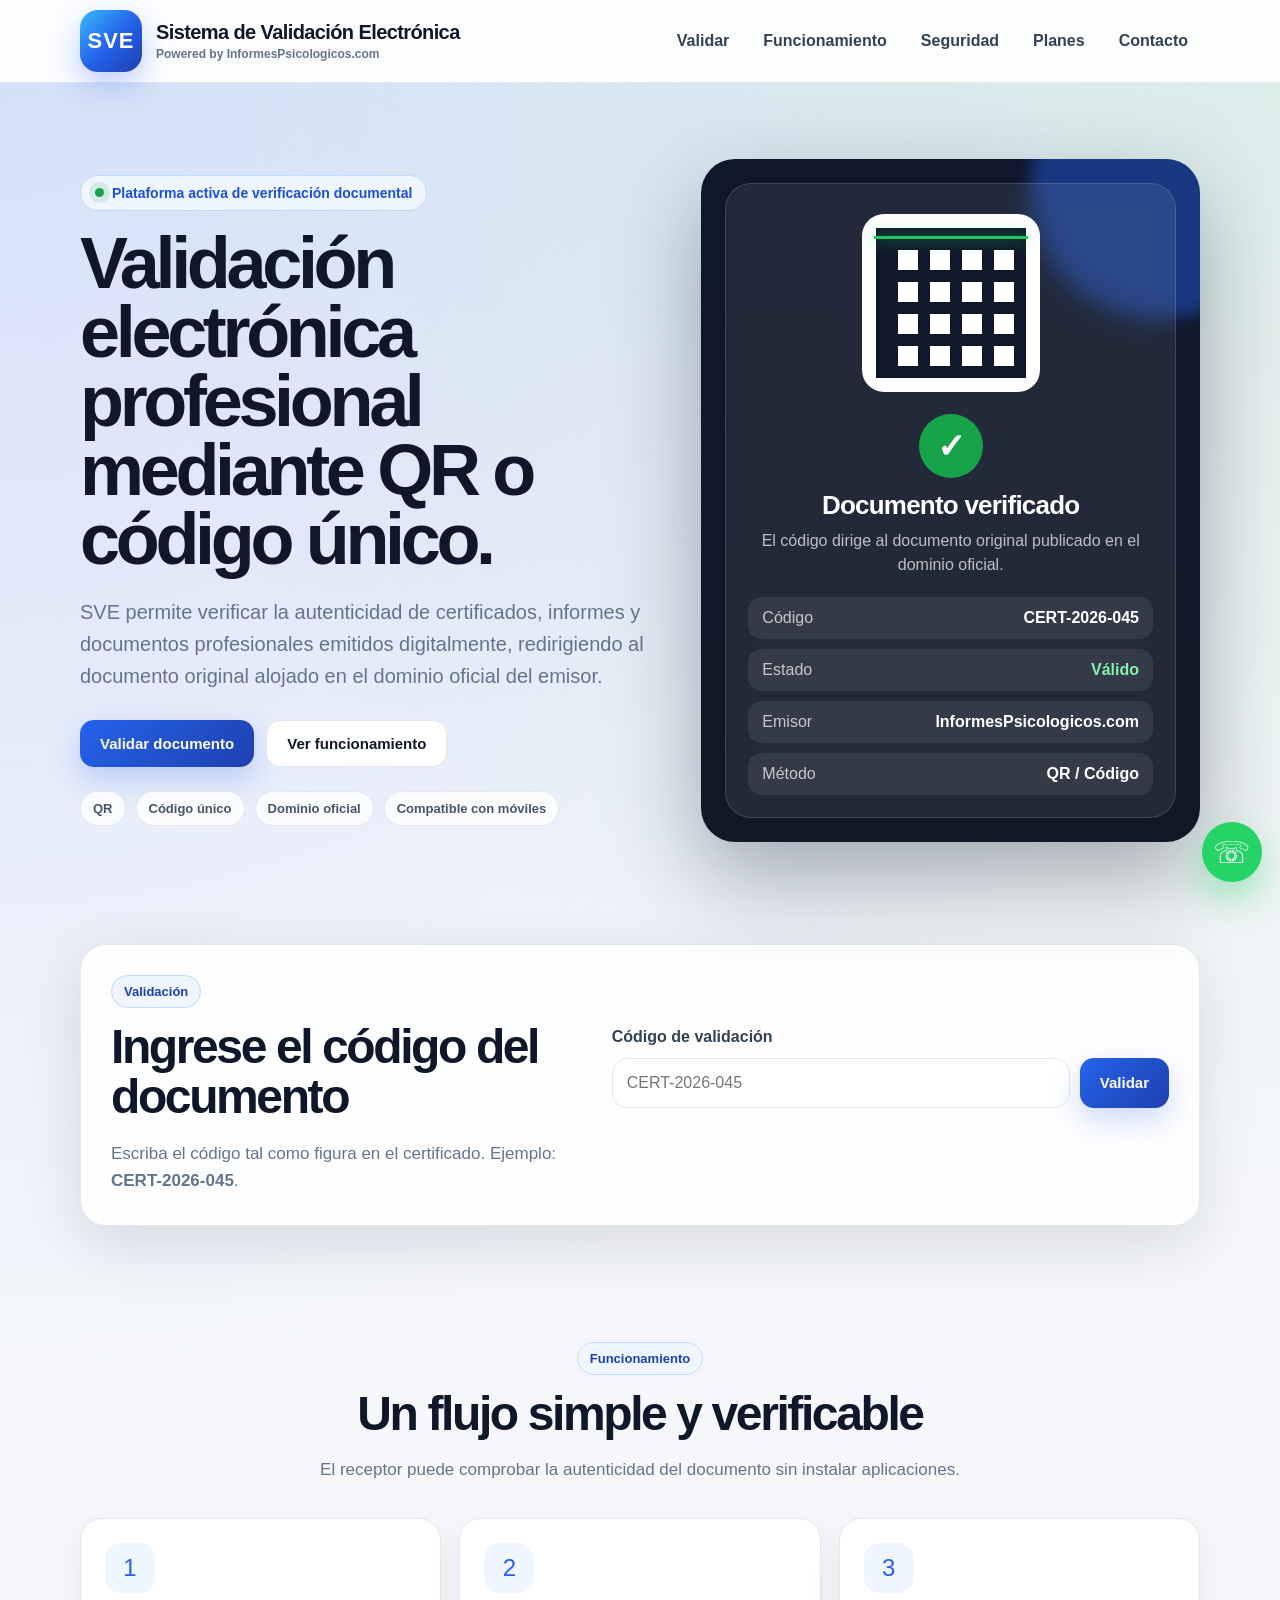
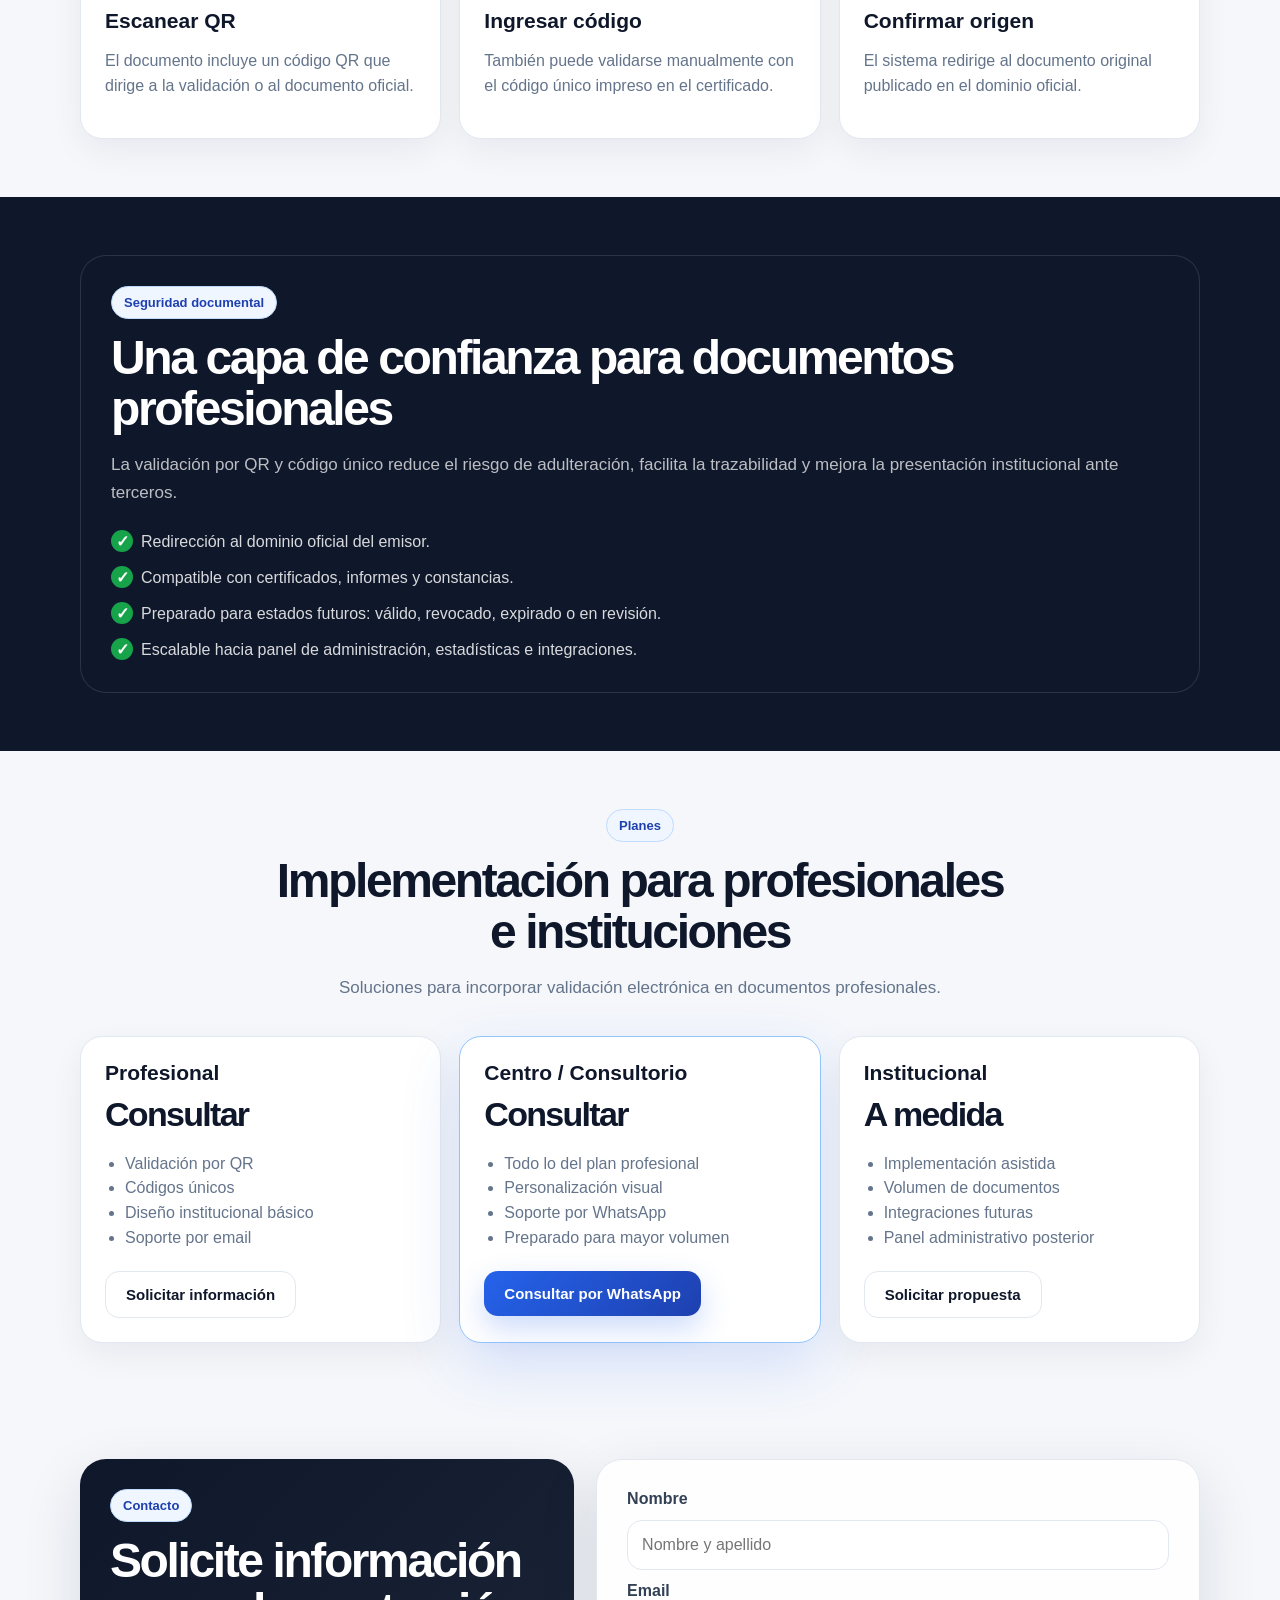
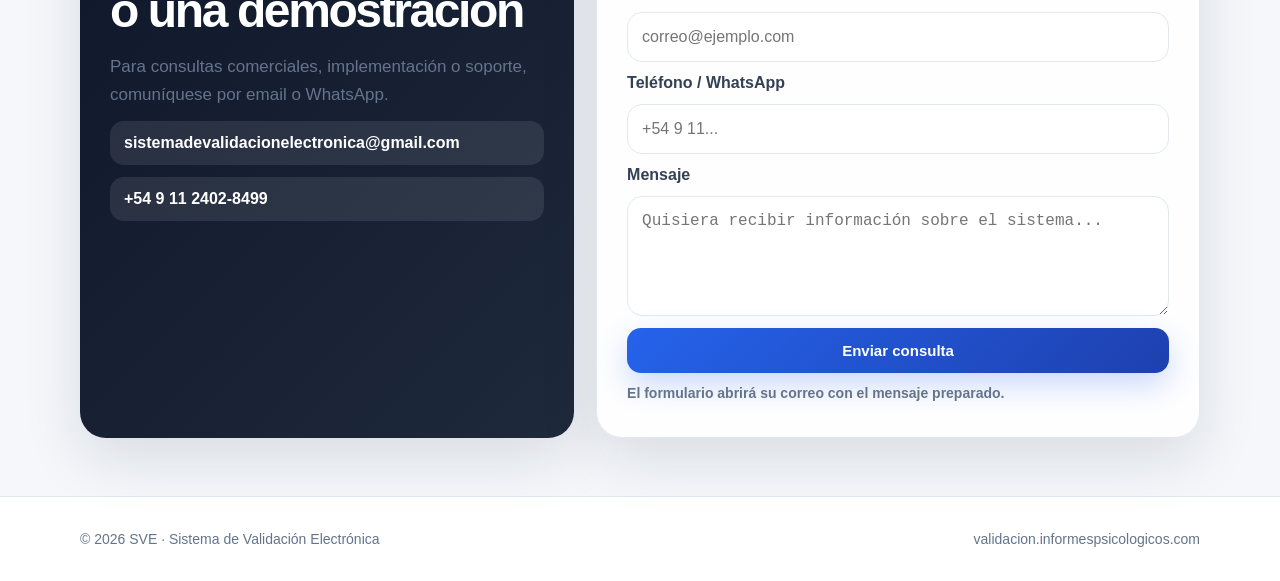
<file: index.html>
<!DOCTYPE html>
<html lang="es">
<head>
  <meta charset="UTF-8" />
  <meta name="viewport" content="width=device-width, initial-scale=1.0" />

  <title>SVE | Sistema de Validación Electrónica</title>
  <meta name="description" content="Sistema de Validación Electrónica para verificar certificados, informes y documentos mediante código QR o código único." />
  <link rel="canonical" href="https://validacion.informespsicologicos.com/" />

  <style>
    :root {
      --azul: #2563eb;
      --azul2: #1e40af;
      --verde: #16a34a;
      --oscuro: #0f172a;
      --gris: #64748b;
      --borde: #e2e8f0;
      --fondo: #f5f7fb;
      --blanco: #ffffff;
      --sombra: 0 20px 60px rgba(15,23,42,.12);
    }

    * {
      box-sizing: border-box;
    }

    html {
      scroll-behavior: smooth;
    }

    body {
      margin: 0;
      font-family: Arial, Helvetica, sans-serif;
      background:
        radial-gradient(circle at top left, rgba(37,99,235,.16), transparent 35%),
        radial-gradient(circle at top right, rgba(22,163,74,.10), transparent 30%),
        var(--fondo);
      color: var(--oscuro);
    }

    a {
      color: inherit;
    }

    .container {
      width: min(1120px, calc(100% - 32px));
      margin: 0 auto;
    }

    header {
      background: rgba(255,255,255,.92);
      border-bottom: 1px solid var(--borde);
      position: sticky;
      top: 0;
      z-index: 50;
      backdrop-filter: blur(12px);
    }

    .nav {
      min-height: 82px;
      display: flex;
      align-items: center;
      justify-content: space-between;
      gap: 18px;
    }

    .brand {
      display: flex;
      align-items: center;
      gap: 14px;
      text-decoration: none;
    }

    .logo {
      width: 62px;
      height: 62px;
      border-radius: 18px;
      background: linear-gradient(135deg, #38bdf8, var(--azul), var(--azul2));
      color: white;
      display: flex;
      align-items: center;
      justify-content: center;
      font-weight: 900;
      font-size: 22px;
      letter-spacing: 1px;
      box-shadow: 0 12px 30px rgba(37,99,235,.30);
      flex: 0 0 auto;
    }

    .brand-title {
      display: flex;
      flex-direction: column;
      line-height: 1.15;
    }

    .brand-title strong {
      font-size: 20px;
      letter-spacing: -.03em;
    }

    .brand-title small {
      margin-top: 4px;
      color: var(--gris);
      font-weight: 700;
      font-size: 12px;
    }

    .menu {
      display: flex;
      gap: 10px;
      align-items: center;
    }

    .menu a {
      text-decoration: none;
      font-weight: 800;
      color: #334155;
      padding: 10px 12px;
      border-radius: 12px;
    }

    .menu a:hover {
      background: #eff6ff;
      color: var(--azul);
    }

    .btn {
      display: inline-flex;
      align-items: center;
      justify-content: center;
      border: none;
      border-radius: 14px;
      padding: 14px 20px;
      font-weight: 900;
      font-size: 15px;
      cursor: pointer;
      text-decoration: none;
      transition: .2s ease;
    }

    .btn-primary {
      background: linear-gradient(135deg, var(--azul), var(--azul2));
      color: white;
      box-shadow: 0 12px 30px rgba(37,99,235,.24);
    }

    .btn-primary:hover {
      transform: translateY(-2px);
    }

    .btn-secondary {
      background: white;
      color: var(--oscuro);
      border: 1px solid var(--borde);
    }

    .hero {
      padding: 76px 0 44px;
    }

    .hero-grid {
      display: grid;
      grid-template-columns: 1.08fr .92fr;
      gap: 36px;
      align-items: center;
    }

    .tag {
      display: inline-flex;
      align-items: center;
      gap: 8px;
      background: #eff6ff;
      color: #1d4ed8;
      border: 1px solid #bfdbfe;
      padding: 9px 14px;
      border-radius: 999px;
      font-weight: 900;
      font-size: 14px;
      margin-bottom: 18px;
    }

    .tag-dot {
      width: 9px;
      height: 9px;
      border-radius: 999px;
      background: var(--verde);
      box-shadow: 0 0 0 6px rgba(22,163,74,.14);
    }

    h1 {
      font-size: clamp(40px, 6vw, 72px);
      line-height: .96;
      letter-spacing: -.06em;
      margin: 0 0 22px;
    }

    .lead {
      font-size: 20px;
      line-height: 1.6;
      color: var(--gris);
      margin: 0 0 28px;
      max-width: 680px;
    }

    .hero-actions {
      display: flex;
      flex-wrap: wrap;
      gap: 12px;
      margin-bottom: 24px;
    }

    .chips {
      display: flex;
      flex-wrap: wrap;
      gap: 10px;
    }

    .chips span {
      background: rgba(255,255,255,.82);
      border: 1px solid var(--borde);
      color: #475569;
      font-size: 13px;
      font-weight: 800;
      padding: 9px 12px;
      border-radius: 999px;
    }

    .mockup {
      background: linear-gradient(180deg, #0f172a, #111827);
      color: white;
      border-radius: 34px;
      padding: 24px;
      box-shadow: 0 35px 90px rgba(15,23,42,.34);
      overflow: hidden;
      position: relative;
    }

    .mockup::before {
      content: "";
      position: absolute;
      right: -90px;
      top: -100px;
      width: 260px;
      height: 260px;
      background: rgba(37,99,235,.45);
      border-radius: 50%;
      filter: blur(8px);
    }

    .mock-inner {
      position: relative;
      background: rgba(255,255,255,.08);
      border: 1px solid rgba(255,255,255,.14);
      border-radius: 26px;
      padding: 22px;
      backdrop-filter: blur(10px);
    }

    .qr-box {
      width: 178px;
      height: 178px;
      margin: 8px auto 22px;
      border-radius: 22px;
      background: white;
      padding: 14px;
      position: relative;
      overflow: hidden;
    }

    .qr {
      width: 100%;
      height: 100%;
      background:
        linear-gradient(90deg, #0f172a 12px, transparent 12px) 0 0 / 32px 32px,
        linear-gradient(#0f172a 12px, transparent 12px) 0 0 / 32px 32px,
        #fff;
      border: 10px solid #0f172a;
    }

    .scan {
      position: absolute;
      left: 12px;
      right: 12px;
      top: 22px;
      height: 3px;
      background: #22c55e;
      box-shadow: 0 0 16px #22c55e;
      animation: scan 2.3s infinite ease-in-out;
    }

    @keyframes scan {
      0%, 100% { transform: translateY(0); }
      50% { transform: translateY(124px); }
    }

    .verified {
      text-align: center;
      margin-bottom: 20px;
    }

    .verified-icon {
      width: 64px;
      height: 64px;
      display: grid;
      place-items: center;
      border-radius: 999px;
      background: var(--verde);
      margin: 0 auto 12px;
      font-weight: 900;
      font-size: 34px;
    }

    .verified h3 {
      font-size: 26px;
      margin: 0 0 8px;
      letter-spacing: -.03em;
    }

    .verified p {
      color: rgba(255,255,255,.70);
      line-height: 1.5;
      margin: 0;
    }

    .rows {
      display: grid;
      gap: 10px;
    }

    .rows div {
      display: flex;
      justify-content: space-between;
      gap: 12px;
      background: rgba(255,255,255,.08);
      padding: 12px 14px;
      border-radius: 14px;
      color: rgba(255,255,255,.72);
    }

    .rows strong {
      color: white;
      text-align: right;
    }

    section {
      padding: 58px 0;
    }

    .card {
      background: rgba(255,255,255,.90);
      border: 1px solid var(--borde);
      border-radius: 26px;
      box-shadow: var(--sombra);
      padding: 30px;
    }

    .validator-card {
      display: grid;
      grid-template-columns: .92fr 1.08fr;
      gap: 26px;
      align-items: center;
    }

    .section-label {
      display: inline-block;
      background: #eff6ff;
      color: var(--azul2);
      border: 1px solid #bfdbfe;
      padding: 8px 12px;
      border-radius: 999px;
      font-weight: 900;
      font-size: 13px;
      margin-bottom: 14px;
    }

    h2 {
      font-size: clamp(30px, 4vw, 48px);
      line-height: 1.05;
      letter-spacing: -.05em;
      margin: 0 0 14px;
    }

    .muted {
      color: var(--gris);
      line-height: 1.62;
      font-size: 17px;
      margin-bottom: 0;
    }

    form {
      display: grid;
      gap: 12px;
    }

    label {
      font-weight: 900;
      color: #334155;
    }

    input, textarea {
      width: 100%;
      border: 1px solid var(--borde);
      border-radius: 15px;
      padding: 15px 14px;
      font-size: 16px;
      outline: none;
      background: white;
    }

    input:focus, textarea:focus {
      border-color: var(--azul);
      box-shadow: 0 0 0 4px rgba(37,99,235,.12);
    }

    .input-row {
      display: flex;
      gap: 10px;
    }

    .message {
      min-height: 22px;
      margin: 0;
      font-size: 14px;
      font-weight: 800;
      color: var(--gris);
    }

    .message.error {
      color: #dc2626;
    }

    .message.ok {
      color: var(--verde);
    }

    .grid-3 {
      display: grid;
      grid-template-columns: repeat(3, 1fr);
      gap: 18px;
    }

    .mini-card {
      background: white;
      border: 1px solid var(--borde);
      border-radius: 22px;
      padding: 24px;
      box-shadow: 0 12px 34px rgba(15,23,42,.06);
    }

    .mini-icon {
      width: 50px;
      height: 50px;
      border-radius: 16px;
      display: grid;
      place-items: center;
      background: #eff6ff;
      color: var(--azul);
      font-size: 24px;
      margin-bottom: 16px;
    }

    .mini-card h3 {
      margin: 0 0 10px;
      font-size: 21px;
    }

    .mini-card p, .mini-card li {
      color: var(--gris);
      line-height: 1.55;
    }

    .dark {
      background: #0f172a;
      color: white;
    }

    .dark .muted {
      color: rgba(255,255,255,.72);
    }

    .check-list {
      list-style: none;
      padding: 0;
      margin: 24px 0 0;
      display: grid;
      gap: 12px;
    }

    .check-list li {
      line-height: 1.5;
      color: rgba(255,255,255,.84);
    }

    .check-list li::before {
      content: "✓";
      display: inline-grid;
      place-items: center;
      width: 22px;
      height: 22px;
      border-radius: 999px;
      margin-right: 8px;
      background: var(--verde);
      color: white;
      font-weight: 900;
    }

    .price {
      font-size: 34px;
      font-weight: 900;
      letter-spacing: -.05em;
      margin: 8px 0 18px;
    }

    .mini-card ul {
      margin: 0 0 20px;
      padding-left: 20px;
    }

    .contact-grid {
      display: grid;
      grid-template-columns: .9fr 1.1fr;
      gap: 22px;
    }

    .contact-box {
      background: linear-gradient(135deg, #0f172a, #1e293b);
      color: white;
      border-radius: 26px;
      padding: 30px;
      box-shadow: var(--sombra);
    }

    .contact-box a {
      display: block;
      text-decoration: none;
      font-weight: 900;
      padding: 13px 14px;
      background: rgba(255,255,255,.09);
      border-radius: 14px;
      margin-top: 12px;
    }

    textarea {
      min-height: 120px;
      resize: vertical;
    }

    footer {
      background: white;
      border-top: 1px solid var(--borde);
      padding: 34px 0;
      color: var(--gris);
    }

    .footer-row {
      display: flex;
      justify-content: space-between;
      gap: 16px;
      flex-wrap: wrap;
      font-size: 14px;
    }

    .wa {
      position: fixed;
      right: 18px;
      bottom: 18px;
      width: 60px;
      height: 60px;
      border-radius: 999px;
      background: #25D366;
      color: white;
      display: grid;
      place-items: center;
      text-decoration: none;
      font-size: 30px;
      box-shadow: 0 16px 36px rgba(37,211,102,.38);
      z-index: 100;
    }

    @media (max-width: 900px) {
      .menu {
        display: none;
      }

      .hero-grid,
      .validator-card,
      .contact-grid {
        grid-template-columns: 1fr;
      }

      .grid-3 {
        grid-template-columns: 1fr;
      }

      .input-row {
        flex-direction: column;
      }

      .hero {
        padding-top: 48px;
      }

      h1 {
        font-size: 42px;
      }
    }

    @media (max-width: 520px) {
      .brand-title strong {
        font-size: 16px;
      }

      .brand-title small {
        font-size: 11px;
      }

      .logo {
        width: 54px;
        height: 54px;
        font-size: 19px;
      }

      .card {
        padding: 22px;
      }
    }
  </style>
</head>

<body>
  <header>
    <div class="container nav">
      <a class="brand" href="#inicio">
        <div class="logo">SVE</div>
        <div class="brand-title">
          <strong>Sistema de Validación Electrónica</strong>
          <small>Powered by InformesPsicologicos.com</small>
        </div>
      </a>

      <nav class="menu">
        <a href="#validar">Validar</a>
        <a href="#funcionamiento">Funcionamiento</a>
        <a href="#seguridad">Seguridad</a>
        <a href="#planes">Planes</a>
        <a href="#contacto">Contacto</a>
      </nav>
    </div>
  </header>

  <main id="inicio">
    <section class="hero">
      <div class="container hero-grid">
        <div>
          <div class="tag"><span class="tag-dot"></span> Plataforma activa de verificación documental</div>
          <h1>Validación electrónica profesional mediante QR o código único.</h1>
          <p class="lead">
            SVE permite verificar la autenticidad de certificados, informes y documentos profesionales emitidos digitalmente,
            redirigiendo al documento original alojado en el dominio oficial del emisor.
          </p>

          <div class="hero-actions">
            <a class="btn btn-primary" href="#validar">Validar documento</a>
            <a class="btn btn-secondary" href="#funcionamiento">Ver funcionamiento</a>
          </div>

          <div class="chips">
            <span>QR</span>
            <span>Código único</span>
            <span>Dominio oficial</span>
            <span>Compatible con móviles</span>
          </div>
        </div>

        <aside class="mockup">
          <div class="mock-inner">
            <div class="qr-box">
              <div class="qr"></div>
              <div class="scan"></div>
            </div>

            <div class="verified">
              <div class="verified-icon">✓</div>
              <h3>Documento verificado</h3>
              <p>El código dirige al documento original publicado en el dominio oficial.</p>
            </div>

            <div class="rows">
              <div><span>Código</span><strong>CERT-2026-045</strong></div>
              <div><span>Estado</span><strong style="color:#86efac;">Válido</strong></div>
              <div><span>Emisor</span><strong>InformesPsicologicos.com</strong></div>
              <div><span>Método</span><strong>QR / Código</strong></div>
            </div>
          </div>
        </aside>
      </div>
    </section>

    <section id="validar">
      <div class="container">
        <div class="card validator-card">
          <div>
            <span class="section-label">Validación</span>
            <h2>Ingrese el código del documento</h2>
            <p class="muted">
              Escriba el código tal como figura en el certificado.
              Ejemplo: <strong>CERT-2026-045</strong>.
            </p>
          </div>

          <form id="validatorForm">
            <label for="certCode">Código de validación</label>
            <div class="input-row">
              <input id="certCode" type="text" placeholder="CERT-2026-045" autocomplete="off">
              <button class="btn btn-primary" type="submit">Validar</button>
            </div>
            <p id="validatorMessage" class="message"></p>
          </form>
        </div>
      </div>
    </section>

    <section id="funcionamiento">
      <div class="container">
        <div style="text-align:center;max-width:760px;margin:0 auto 34px;">
          <span class="section-label">Funcionamiento</span>
          <h2>Un flujo simple y verificable</h2>
          <p class="muted">El receptor puede comprobar la autenticidad del documento sin instalar aplicaciones.</p>
        </div>

        <div class="grid-3">
          <article class="mini-card">
            <div class="mini-icon">1</div>
            <h3>Escanear QR</h3>
            <p>El documento incluye un código QR que dirige a la validación o al documento oficial.</p>
          </article>

          <article class="mini-card">
            <div class="mini-icon">2</div>
            <h3>Ingresar código</h3>
            <p>También puede validarse manualmente con el código único impreso en el certificado.</p>
          </article>

          <article class="mini-card">
            <div class="mini-icon">3</div>
            <h3>Confirmar origen</h3>
            <p>El sistema redirige al documento original publicado en el dominio oficial.</p>
          </article>
        </div>
      </div>
    </section>

    <section id="seguridad" class="dark">
      <div class="container">
        <div class="card dark" style="box-shadow:none;border-color:rgba(255,255,255,.12);">
          <span class="section-label">Seguridad documental</span>
          <h2>Una capa de confianza para documentos profesionales</h2>
          <p class="muted">
            La validación por QR y código único reduce el riesgo de adulteración,
            facilita la trazabilidad y mejora la presentación institucional ante terceros.
          </p>

          <ul class="check-list">
            <li>Redirección al dominio oficial del emisor.</li>
            <li>Compatible con certificados, informes y constancias.</li>
            <li>Preparado para estados futuros: válido, revocado, expirado o en revisión.</li>
            <li>Escalable hacia panel de administración, estadísticas e integraciones.</li>
          </ul>
        </div>
      </div>
    </section>

    <section id="planes">
      <div class="container">
        <div style="text-align:center;max-width:760px;margin:0 auto 34px;">
          <span class="section-label">Planes</span>
          <h2>Implementación para profesionales e instituciones</h2>
          <p class="muted">Soluciones para incorporar validación electrónica en documentos profesionales.</p>
        </div>

        <div class="grid-3">
          <article class="mini-card">
            <h3>Profesional</h3>
            <div class="price">Consultar</div>
            <ul>
              <li>Validación por QR</li>
              <li>Códigos únicos</li>
              <li>Diseño institucional básico</li>
              <li>Soporte por email</li>
            </ul>
            <a class="btn btn-secondary" href="mailto:sistemadevalidacionelectronica@gmail.com?subject=Consulta%20Plan%20Profesional%20SVE">Solicitar información</a>
          </article>

          <article class="mini-card" style="border-color:#93c5fd;box-shadow:0 22px 60px rgba(37,99,235,.16);">
            <h3>Centro / Consultorio</h3>
            <div class="price">Consultar</div>
            <ul>
              <li>Todo lo del plan profesional</li>
              <li>Personalización visual</li>
              <li>Soporte por WhatsApp</li>
              <li>Preparado para mayor volumen</li>
            </ul>
            <a class="btn btn-primary" href="https://wa.me/5491124028499?text=Hola.%20Quisiera%20informaci%C3%B3n%20sobre%20SVE%20-%20Sistema%20de%20Validaci%C3%B3n%20Electr%C3%B3nica." target="_blank">Consultar por WhatsApp</a>
          </article>

          <article class="mini-card">
            <h3>Institucional</h3>
            <div class="price">A medida</div>
            <ul>
              <li>Implementación asistida</li>
              <li>Volumen de documentos</li>
              <li>Integraciones futuras</li>
              <li>Panel administrativo posterior</li>
            </ul>
            <a class="btn btn-secondary" href="mailto:sistemadevalidacionelectronica@gmail.com?subject=Consulta%20Plan%20Institucional%20SVE">Solicitar propuesta</a>
          </article>
        </div>
      </div>
    </section>

    <section id="contacto">
      <div class="container contact-grid">
        <div class="contact-box">
          <span class="section-label">Contacto</span>
          <h2>Solicite información o una demostración</h2>
          <p class="muted">Para consultas comerciales, implementación o soporte, comuníquese por email o WhatsApp.</p>
          <a href="mailto:sistemadevalidacionelectronica@gmail.com">sistemadevalidacionelectronica@gmail.com</a>
          <a href="https://wa.me/5491124028499" target="_blank">+54 9 11 2402-8499</a>
        </div>

        <div class="card">
          <form id="contactForm">
            <label for="name">Nombre</label>
            <input id="name" type="text" placeholder="Nombre y apellido" required>

            <label for="email">Email</label>
            <input id="email" type="email" placeholder="correo@ejemplo.com" required>

            <label for="phone">Teléfono / WhatsApp</label>
            <input id="phone" type="text" placeholder="+54 9 11...">

            <label for="message">Mensaje</label>
            <textarea id="message" placeholder="Quisiera recibir información sobre el sistema..." required></textarea>

            <button class="btn btn-primary" type="submit">Enviar consulta</button>
            <p id="contactMessage" class="message">El formulario abrirá su correo con el mensaje preparado.</p>
          </form>
        </div>
      </div>
    </section>
  </main>

  <footer>
    <div class="container footer-row">
      <span>© 2026 SVE · Sistema de Validación Electrónica</span>
      <span>validacion.informespsicologicos.com</span>
    </div>
  </footer>

  <a class="wa" href="https://wa.me/5491124028499?text=Hola.%20Quisiera%20informaci%C3%B3n%20sobre%20SVE%20-%20Sistema%20de%20Validaci%C3%B3n%20Electr%C3%B3nica." target="_blank" aria-label="WhatsApp">☏</a>

  <script>
    const CERT_DOMAIN = "https://www.informespsicologicos.com";
    const CONTACT_EMAIL = "sistemadevalidacionelectronica@gmail.com";

    function normalizeCode(value) {
      const clean = value.trim().toUpperCase();
      const match = clean.match(/^CERT[\\s-]?(\\d{4})[\\s-]?(\\d{3})$/);
      if (!match) return null;
      return `CERT-${match[1]}-${match[2]}`;
    }

    const validatorForm = document.getElementById("validatorForm");
    const certCode = document.getElementById("certCode");
    const validatorMessage = document.getElementById("validatorMessage");

    validatorForm.addEventListener("submit", function(e) {
      e.preventDefault();

      const code = normalizeCode(certCode.value);

      if (!code) {
        validatorMessage.textContent = "Formato inválido. Use un código como CERT-2026-045.";
        validatorMessage.className = "message error";
        return;
      }

      validatorMessage.textContent = "Código válido. Redirigiendo al documento oficial...";
      validatorMessage.className = "message ok";

      setTimeout(function() {
        window.location.href = CERT_DOMAIN + "/" + code.toLowerCase();
      }, 700);
    });

    const contactForm = document.getElementById("contactForm");
    const contactMessage = document.getElementById("contactMessage");

    contactForm.addEventListener("submit", function(e) {
      e.preventDefault();

      const name = document.getElementById("name").value.trim();
      const email = document.getElementById("email").value.trim();
      const phone = document.getElementById("phone").value.trim();
      const message = document.getElementById("message").value.trim();

      if (!name || !email || !message) {
        contactMessage.textContent = "Complete nombre, email y mensaje.";
        contactMessage.className = "message error";
        return;
      }

      const subject = encodeURIComponent("Consulta - SVE Sistema de Validación Electrónica");
      const body = encodeURIComponent(
        "Nombre: " + name + "\\n" +
        "Email: " + email + "\\n" +
        "Teléfono / WhatsApp: " + phone + "\\n\\n" +
        "Mensaje:\\n" + message
      );

      contactMessage.textContent = "Abriendo su correo...";
      contactMessage.className = "message ok";

      window.location.href = "mailto:" + CONTACT_EMAIL + "?subject=" + subject + "&body=" + body;
    });
  </script>
</body>
</html>
</file>
